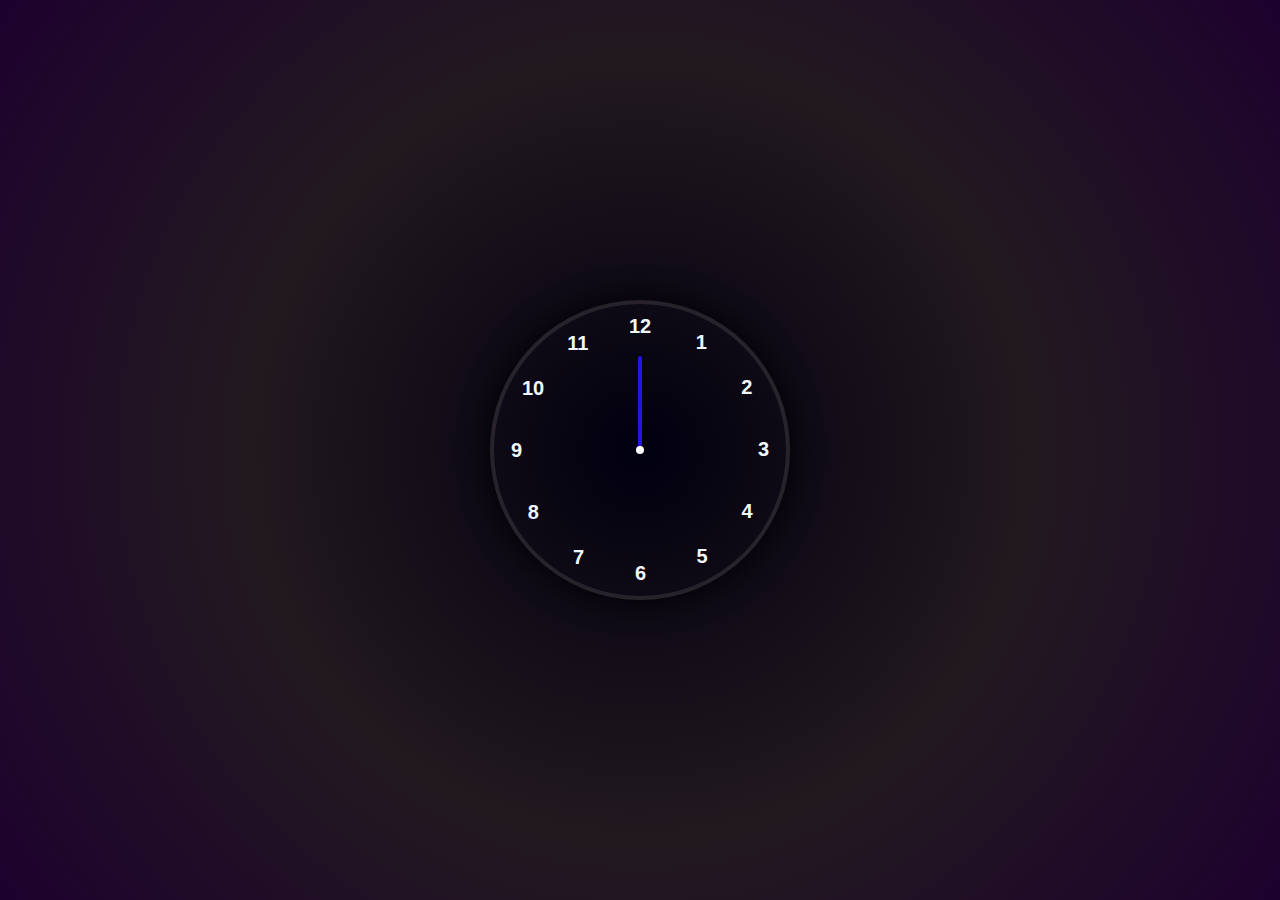
<file: analog clock/index.html>
<!DOCTYPE html>
<html lang="en">
  <head>
    <meta charset="UTF-8" />
    <meta name="viewport" content="width=device-width, initial-scale=1.0" />
    <title>Analog Clock Application</title>
    <link rel="stylesheet" href="style.css" />
  </head>
  <body>
    <div class="container">
      <div class="clock">
        <div class="hand" style="--clr: #caff09; --h: 74px" id="hour-hand">
          <i></i>
        </div>
        <div class="hand" style="--clr: #edf3f7; --h: 84px" id="min-hand">
          <i></i>
        </div>
        <div class="hand" style="--clr: #2214e3; --h: 94px" id="second-hand">
          <i></i>
        </div>

        <span style="--i: 1"><b>1</b></span>
        <span style="--i: 2"><b>2</b></span>
        <span style="--i: 3"><b>3</b></span>
        <span style="--i: 4"><b>4</b></span>
        <span style="--i: 5"><b>5</b></span>
        <span style="--i: 6"><b>6</b></span>
        <span style="--i: 7"><b>7</b></span>
        <span style="--i: 8"><b>8</b></span>
        <span style="--i: 9"><b>9</b></span>
        <span style="--i: 10"><b>10</b></span>
        <span style="--i: 11"><b>11</b></span>
        <span style="--i: 12"><b>12</b></span>
      </div>
    </div>
    <script src="scripts.js"></script>
  </body>
</html>
</file>
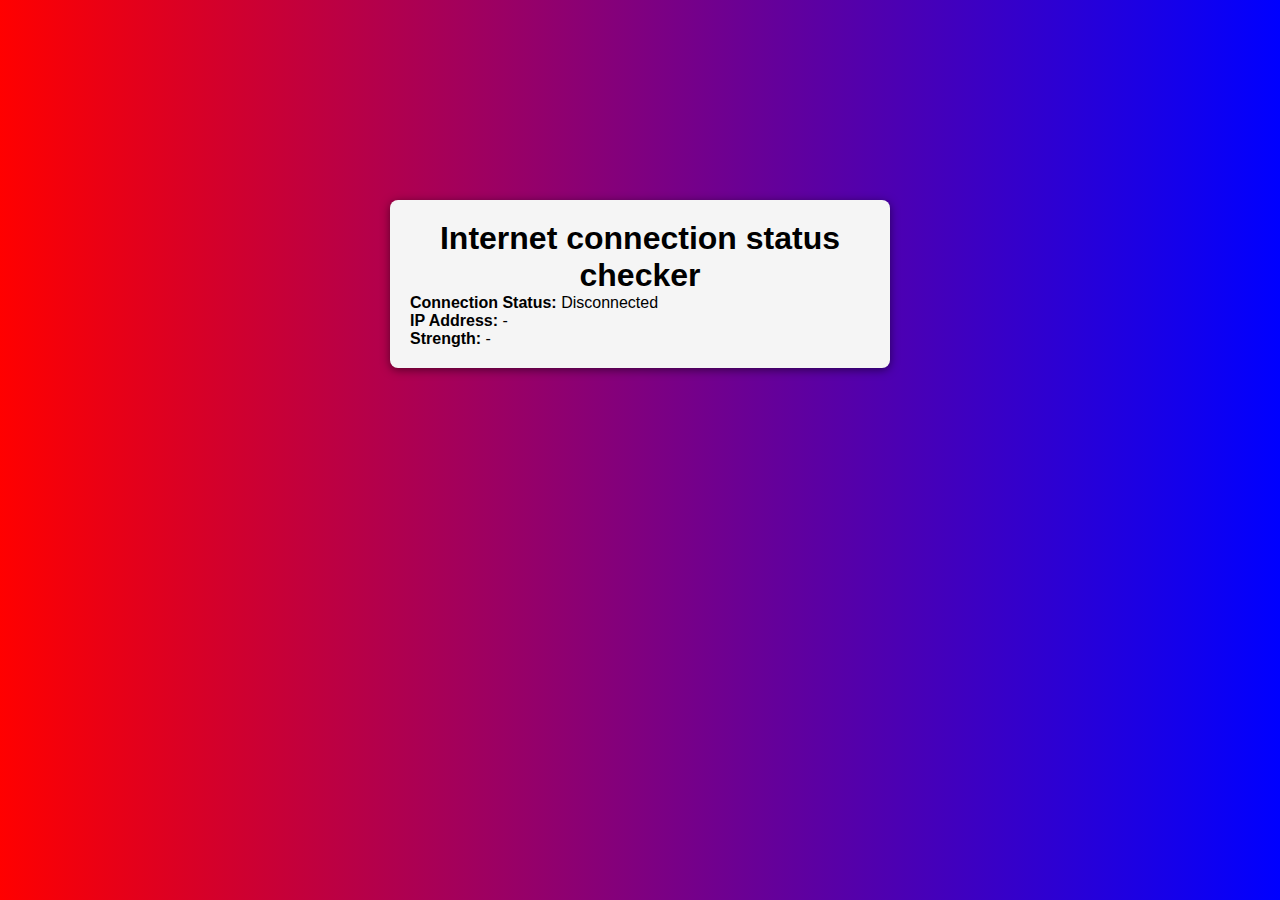
<file: internet checker/index.html>
<!DOCTYPE html>
<html lang="en">
  <head>
    <meta charset="UTF-8" />
    <meta name="viewport" content="width=device-width, initial-scale=1.0" />
    <title>Internet Checker</title>
    <link rel="stylesheet" href="style.css" />
  </head>
  <body>
    <div class="container">
      <h1>Internet connection status checker</h1>
      <div class="status">
        <p>
          <strong>Connection Status:</strong>
          <span id="status">Checking.....</span>
        </p>
        <p>
          <strong>IP Address:</strong>
          <span id="ip">Fetching.....</span>
        </p>
        <p>
          <strong>Strength:</strong>
          <span id="net">Analyzing.....</span>
        </p>
      </div>
    </div>
    <script src="script.js"></script>
  </body>
</html>
</file>
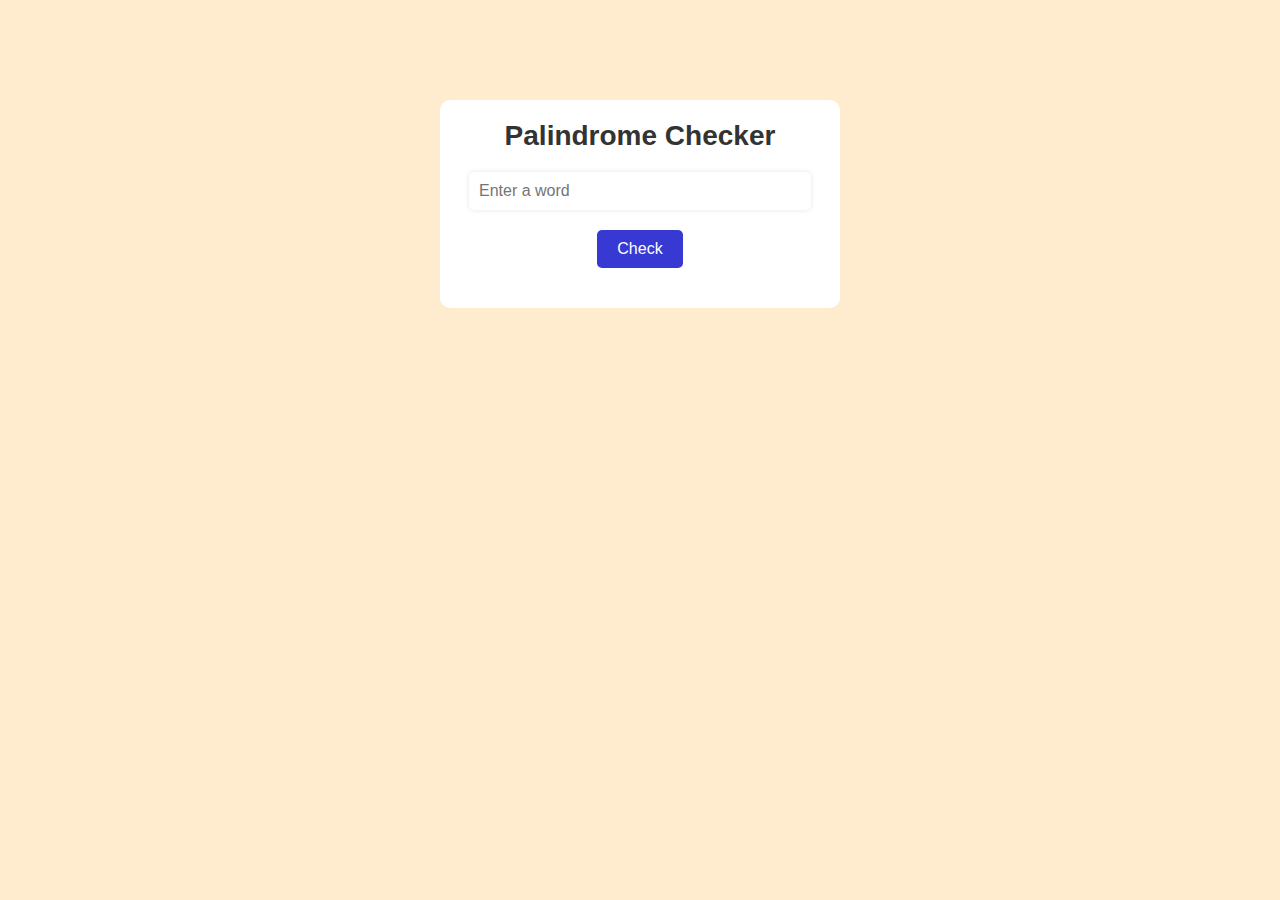
<file: palindrome checker/index.html>
<!DOCTYPE html>
<html lang="en">
<head>
    <meta charset="UTF-8">
    <meta name="viewport" content="width=device-width, initial-scale=1.0">
    <title>palindrome Checker</title>
    <link rel="stylesheet" href="style.css">
</head>
<body>
    <div class="container">
        <h1 id="text">Palindrome Checker</h1>
        <input type="text" id="input" placeholder="Enter a word">
        <button id="check">Check</button>
        <div id="result"></div>
    </div>
    <script src="script.js"></script>
</body>
</html>
</file>
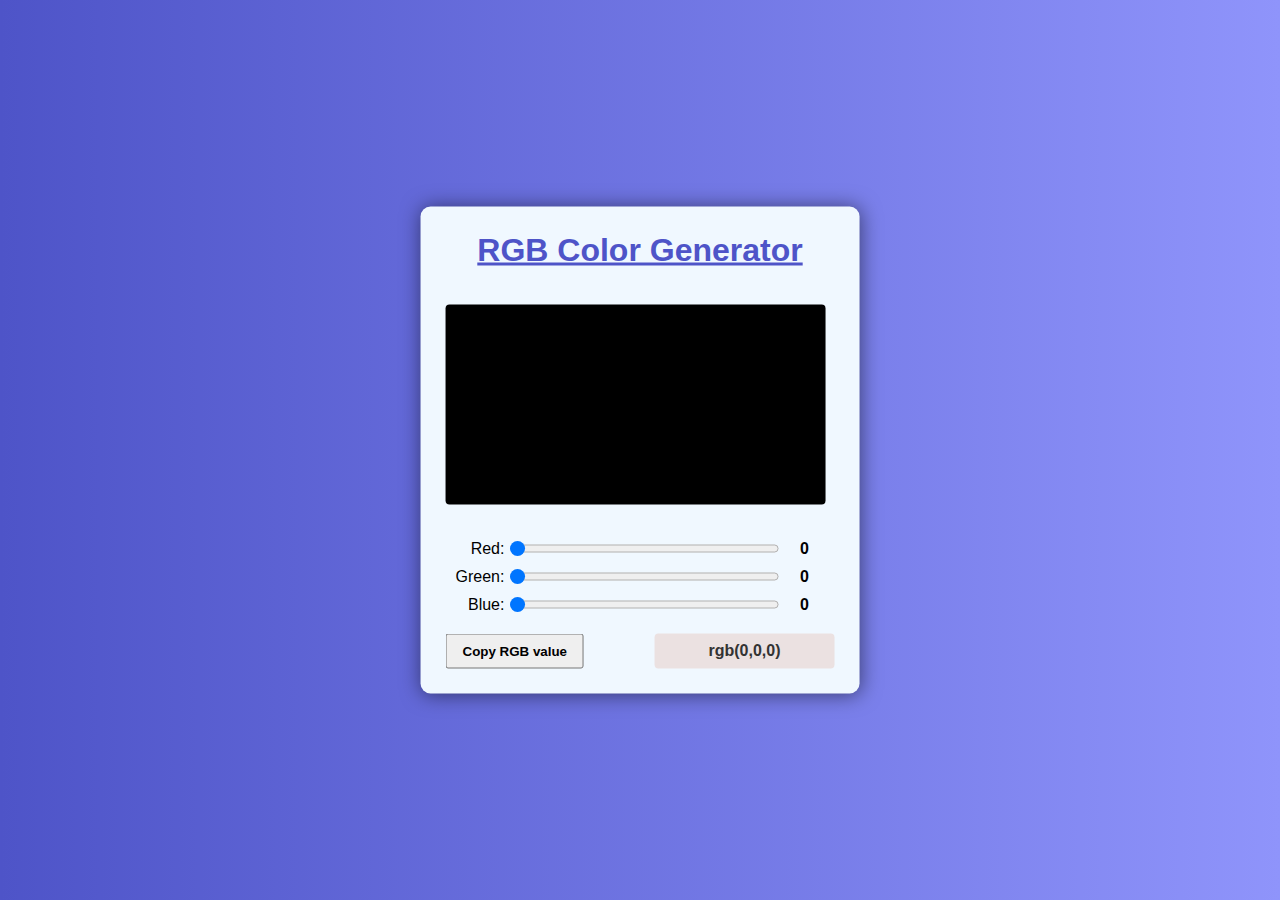
<file: rgb_color generator/index.html>
<!DOCTYPE html>
<html lang="en">
<head>
    <meta charset="UTF-8">
    <meta name="viewport" content="width=device-width, initial-scale=1.0">
    <title>RGB Color Generator</title>
    <link rel="stylesheet" href="style.css">
</head>
<body>
    <div class="container">
        <h1>RGB Color Generator</h1>
        <div id="colorbox"></div>
        <div class="sliders">
            <div class="slider">
                <label for="red">Red:</label>
                <input type="range" id="red" class="slide" min="0" max="255" value="0">
                <span id="redvalue">0</span>
            </div>
            <div class="slider">
                <label for="green">Green:</label>
                <input type="range" id="green" class="slide" min="0" max="255" value="0">
                <span id="greenvalue">0</span>
            </div>
            <div class="slider">
                <label for="blue">Blue:</label>
                <input type="range" id="blue" class="slide" min="0" max="255" value="0">
                <span id="bluevalue">0</span>
            </div>
        </div>
        <div class="button-container">
            <button id="copyButton">Copy RGB value</button>
            <div class="input-type-value" id="inputType">rgb(0,0,0)</div>
        </div>
    </div>

    <script src="scripts.js"></script>
</body>
</html>
</file>
<file: analog clock/style.css>
* {
    margin: 0;
    padding: 0;
    box-sizing: border-box;

}

body {
    min-height: 100vh;
    display: flex;
    justify-content: center;
    align-items: center;
    background: radial-gradient(circle, #01000f, #22191f, #1d012e);
    color: aliceblue;
    font-family: sans-serif;

}

.container {
    position: relative;
}

.clock {
    width: 300px;
    height: 300px;
    border-radius: 50%;
    background-color: rgba(red, green, blue, 0.1);
    border: 4px solid rgba(121, 112, 112, 0.25);
    box-shadow: 0px 0px 30px rgba(0, 0, 0, 0.9);
    display: flex;
    justify-content: center;
    align-items: center;
}

span {
    position: absolute;
    transform: rotate(calc(30deg * var(--i)));
    font-size: 20px;
    inset: 15px;
    text-align: center;
}

b {
    transform: rotate(calc(-30deg * var(--i)));
    display: inline-block;
}

.clock::before{
    content: '';
    position: absolute;
    width: 8px;
    height: 8px;
    border-radius: 50%;
    background-color: #fff;
    z-index: 2;
}
.hand{
    position: absolute;
    display: flex;
    justify-content: center;
    align-items: flex-end;

}
i{
    position: absolute;
    background-color: var(--clr);
    width: 4px;
    height: var(--h);
    border-radius: 8px;
}
</file>
<file: internet checker/style.css>
* {
    padding: 0;
    margin: 0;
    box-sizing: border-box;
}

body {
    font-family: Arial, Helvetica, sans-serif;
    background: linear-gradient(to right, red, blue);
    width: 100%;
    height: 100%;
    /* overflow-y: hidden; */

}

.container {
    max-width: 500px;
    margin: 200px auto;
    background-color: whitesmoke;
    padding: 20px;
    border-radius: 8px;
    box-shadow: 0 2px 10px rgba(0, 0, 0, 0.5);


}

h1 {
    text-align: center;


}
</file>
<file: palindrome checker/style.css>
*{
    margin: 0;
    padding: 0;
    box-sizing: border-box;
}
body{
    font-family: Arial, sans-serif;
    background-color: blanchedalmond;
    width: 100%;
    height: 100%;
    position: relative;
}
.container{
    max-width: 400px;
    margin: 100px auto;
    text-align: center;
    background: white;
    padding: 20px;
    border-radius: 10px;
    box-shadow: 0 0 10px rgba(red, green, blue, 0.5);

    
}
h1{
    font-size: 28px;
    color: #333;

}
input{
    width: 95%;
    padding: 10px;
    margin-top: 20px;
    border: none;
    border-radius: 5px;
    box-shadow: 0 0 5px rgba(0,0,0,0.1);
    font-size: 16px;

}
button{
    background-color: rgb(56, 56, 211);
    color: white;
    border: none;
    margin-top: 20px;
    padding: 10px 20px;
    border-radius: 5px;
    cursor: pointer;
    font-size: 16px;
    transition: backgroundclr 0.3;

}
button:hover{
    background-color: blueviolet;
}
#result{
    margin-top: 20px;
    font-size: 18px;
    font-weight: bold;
}
</file>
<file: rgb_color generator/style.css>
* {
    margin: 0;
    padding: 0;
    box-sizing: border-box;
    font-family: Arial, sans-serif;
}

html,body {
    height: 100%;
    background: linear-gradient(to right, #4e54c8, #8f94fb);
    position: relative;

}

.container {
    position: absolute;
    top: 50%;
    left: 50%;
    transform: translate(-50%, -50%);
    max-width: 800px;
    box-shadow: 1px 1px 20px rgba(0,0,0,0.5);
    background: aliceblue;
    border-radius: 10px;
    padding: 25px;
}
.container h1{
    margin-bottom: 36px;
    color: #4e54c8;
    text-decoration: underline;
    text-align: center;
}
#colorbox{
    width: 380px;
    height: 200px;
    margin-bottom: 25px;
    border-radius: 4px;
    background-color: rgb(0,0,0);
}
.sliders{
    padding: 10px;
    display: flex;
    flex-direction: column;
    align-items: self-end;
    /* text-align: center; */

}
.slider{
    display: flex;
    margin-bottom: 10px;
}
input{
    width: 270px;

}
span{
    margin-left: 5px;
    width: 40px;
    font-weight: bold;
    text-align: center;
    display: inline-block;

    /* border: 2px solid #b30505; */
}
label{
    margin-right: 5px;
}
.button-container{
    display: flex;
    justify-content: space-between;
    /* margin: 10px; */

}
#copyButton{
    padding: 8px 15px;
    font-weight: bold;
    /* border-radius: 5px; */
    margin-right: 20px;
    cursor: pointer;
    /* border: none; */
}
#inputType{
    padding: 8px 15px;
    width: 180px;
    background-color: #ebe1e1;
    border-radius: 4px;
    border:none;
    text-align: center;
    color: #333;
    font-weight: 600;
    display: inline-block;
}
</file>
